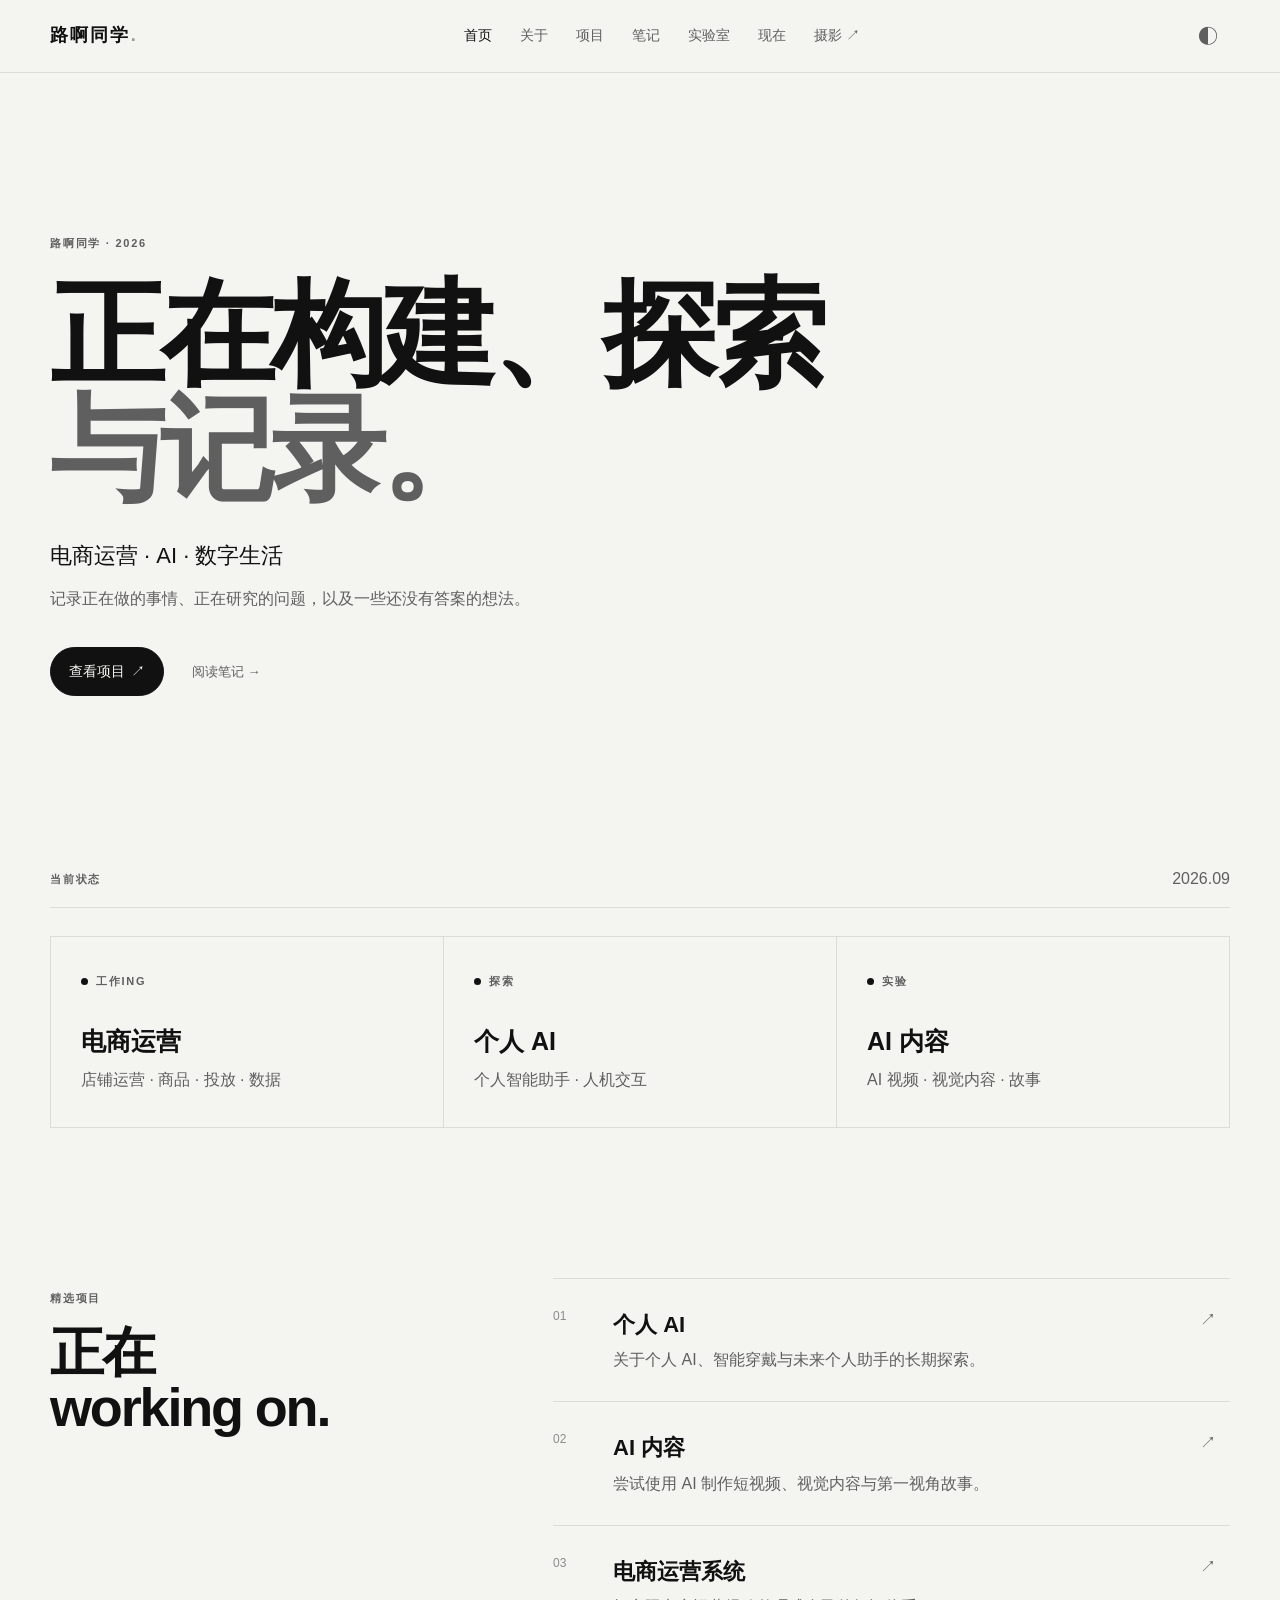
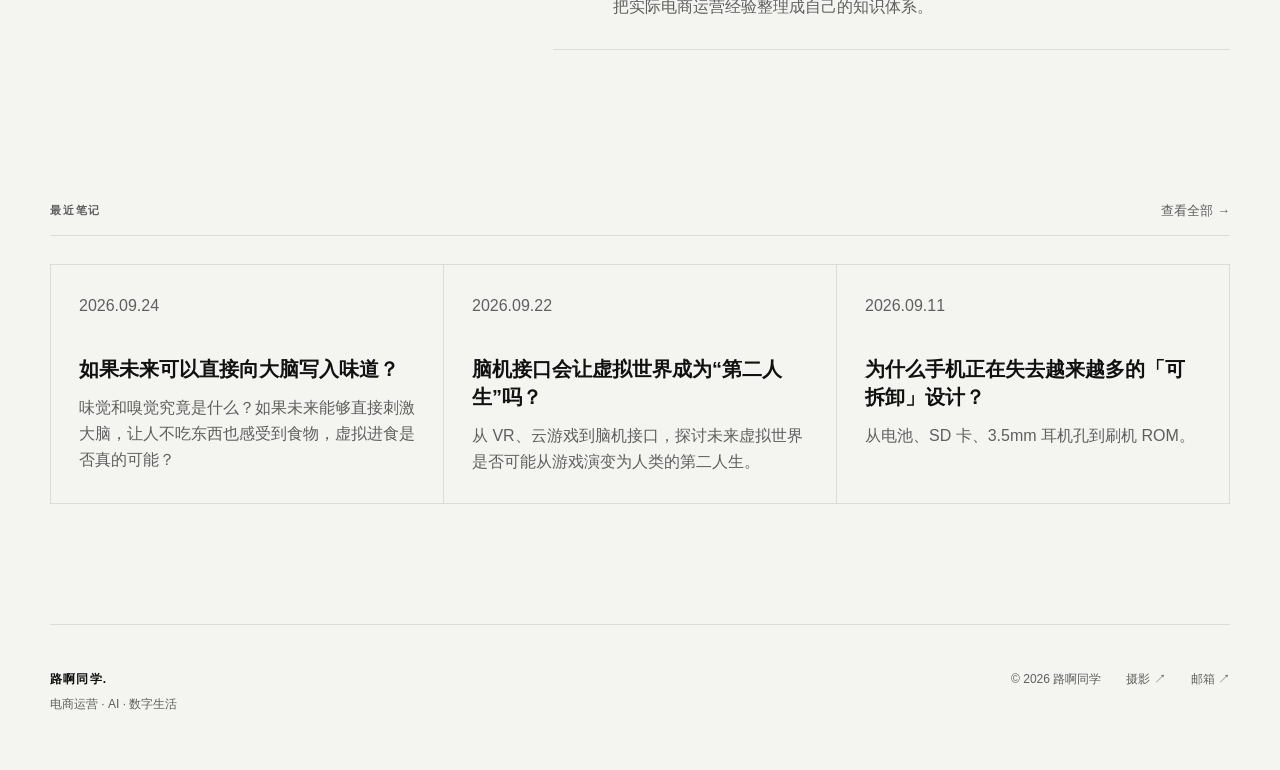
<file: index.html>
<!doctype html>
<html lang="zh-CN">
<head>
<meta charset="utf-8">
<meta name="viewport" content="width=device-width, initial-scale=1">
<meta name="description" content="路啊同学 的个人网站：电商运营、AI、数字生活与个人思考。">
<meta name="theme-color" content="#0a0a0a" media="(prefers-color-scheme: dark)">
<meta name="theme-color" content="#f4f4f1" media="(prefers-color-scheme: light)">
<title>路啊同学 · 电商运营 · AI · 数字生活</title>
<link rel="canonical" href="https://你的用户名.github.io/">
<link rel="icon" href="assets/favicon.svg" type="image/svg+xml">
<meta property="og:type" content="website">
<meta property="og:title" content="路啊同学 · 电商运营 · AI · 数字生活">
<meta property="og:description" content="记录正在做的事情、正在研究的问题，以及一些还没有答案的想法。">
<meta property="og:url" content="https://你的用户名.github.io/">
<meta property="og:image" content="https://你的用户名.github.io/assets/og-cover.jpg">
<meta name="twitter:card" content="summary_large_image">
<link rel="stylesheet" href="css/style.css">
<script>(function(){try{var t=localStorage.getItem("theme");var l=t==="light"||(!t&&window.matchMedia("(prefers-color-scheme: light)").matches);if(l)document.documentElement.classList.add("light");document.documentElement.style.colorScheme=l?"light":"dark";}catch(e){}})();</script>
</head>
<body>
<a class="skip-link" href="#main">跳到主要内容</a>

<header class="nav-wrap">
  <nav class="nav container" aria-label="主导航">
    <a class="brand" href="index.html">路啊同学<span aria-hidden="true">.</span></a>
    <button class="menu-btn" type="button" aria-label="打开菜单" aria-expanded="false" aria-controls="site-nav">☰</button>
    <div class="nav-links" id="site-nav">
      <a href="index.html" aria-current="page">首页</a>
      <a href="about.html">关于</a>
      <a href="projects.html">项目</a>
      <a href="notes.html">笔记</a>
      <a href="lab.html">实验室</a>
      <a href="now.html">现在</a>
      <a href="https://www.raul8.cn" target="_blank" rel="noopener">摄影 ↗</a>      
    </div>
    <button class="theme-btn" type="button" aria-label="切换主题" aria-pressed="false">◐</button>
  </nav>
</header>

<main id="main">
  <section class="hero container">
    <p class="eyebrow">路啊同学 · 2026</p>
    <h1>正在构建、探索<br><em>与记录。</em></h1>
    <p class="hero-copy">电商运营 · AI · 数字生活</p>
    <p class="hero-desc">记录正在做的事情、正在研究的问题，以及一些还没有答案的想法。</p>
    <div class="actions">
      <a class="btn primary" href="projects.html">查看项目 <span aria-hidden="true">↗</span></a>
      <a class="text-link" href="notes.html">阅读笔记 →</a>
    </div>
  </section>

  <section class="status-section container">
    <div class="section-head">
      <span class="eyebrow">当前状态</span>
      <span class="muted">2026.09</span>
    </div>
    <div class="status-grid">
      <article class="status-card">
        <span class="status-dot" aria-hidden="true"></span><span class="tag">工作ING</span>
        <h3>电商运营</h3>
        <p>店铺运营 · 商品 · 投放 · 数据</p>
      </article>
      <article class="status-card">
        <span class="status-dot" aria-hidden="true"></span><span class="tag">探索</span>
        <h3>个人 AI</h3>
        <p>个人智能助手 · 人机交互</p>
      </article>
      <article class="status-card">
        <span class="status-dot" aria-hidden="true"></span><span class="tag">实验</span>
        <h3>AI 内容</h3>
        <p>AI 视频 · 视觉内容 · 故事</p>
      </article>
    </div>
  </section>

  <section class="container split-section">
    <div>
      <p class="eyebrow">精选项目</p>
      <h2>正在<br>working on.</h2>
    </div>
    <div class="project-list">
      <a class="project-row" href="projects.html#personal-ai">
        <span>01</span>
        <div><h3>个人 AI</h3><p>关于个人 AI、智能穿戴与未来个人助手的长期探索。</p></div>
        <b aria-hidden="true">↗</b>
      </a>
      <a class="project-row" href="projects.html#ai-content">
        <span>02</span>
        <div><h3>AI 内容</h3><p>尝试使用 AI 制作短视频、视觉内容与第一视角故事。</p></div>
        <b aria-hidden="true">↗</b>
      </a>
      <a class="project-row" href="projects.html#ecommerce">
        <span>03</span>
        <div><h3>电商运营系统</h3><p>把实际电商运营经验整理成自己的知识体系。</p></div>
        <b aria-hidden="true">↗</b>
      </a>
    </div>
  </section>

  <section class="container notes-preview">
    <div class="section-head">
      <span class="eyebrow">最近笔记</span>
      <a href="notes.html">查看全部 →</a>
    </div>
    <div class="notes-grid" id="notes-preview">
      <div class="empty-note">正在加载…</div>
    </div>
  </section>
</main>

<footer class="footer container">
  <div>
    <strong>路啊同学.</strong>
    <p>电商运营 · AI · 数字生活</p>
  </div>
  <div class="footer-right">
    <span>© 2026 路啊同学</span>
    <a href="https://www.raul8.cn" target="_blank" rel="noopener">摄影 ↗</a>  
    <a href="mailto:1183855213@qq.com">邮箱 ↗</a>
  </div>
</footer>

<script src="js/notes.js"></script>
<script src="js/main.js"></script>
</body>
</html>
</file>
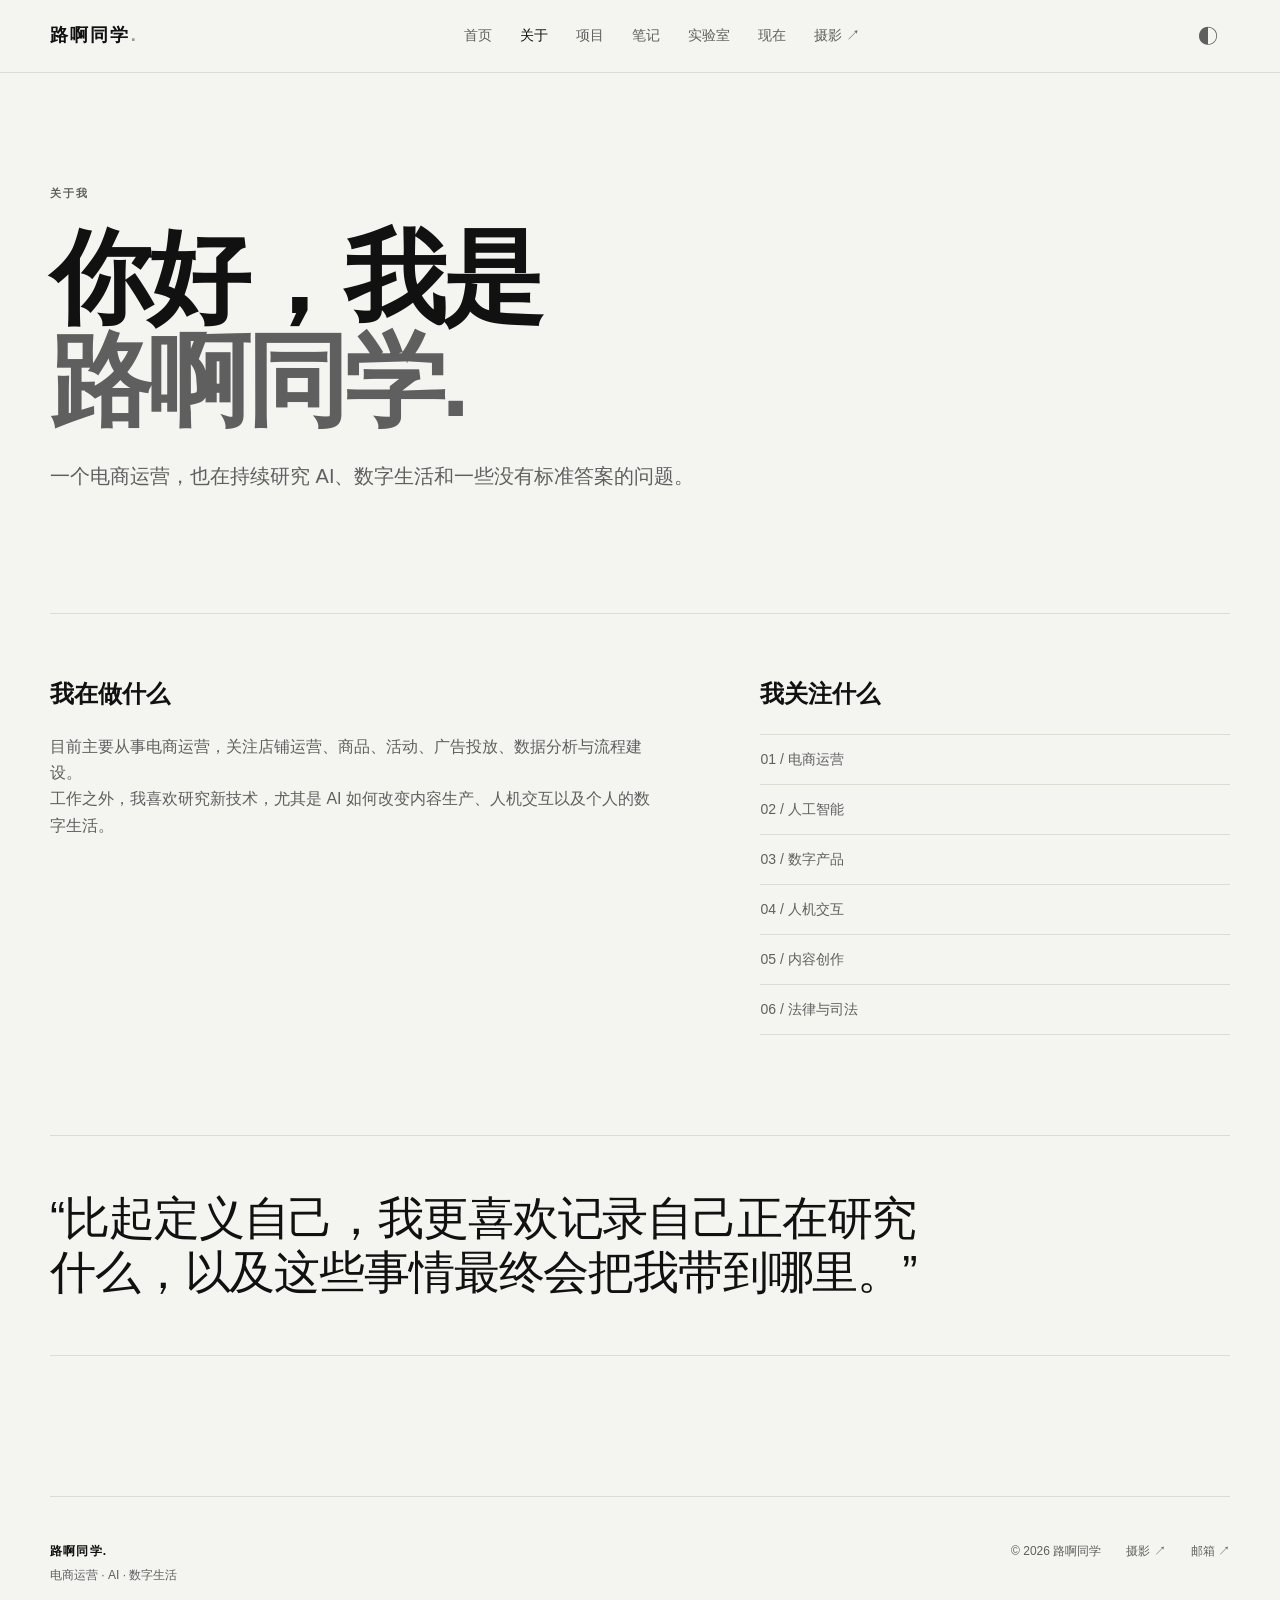
<file: about.html>
<!doctype html>
<html lang="zh-CN">
<head>
<meta charset="utf-8">
<meta name="viewport" content="width=device-width, initial-scale=1">
<meta name="description" content="关于 路啊同学：电商运营、AI、数字产品与个人思考。">
<meta name="theme-color" content="#0a0a0a" media="(prefers-color-scheme: dark)">
<meta name="theme-color" content="#f4f4f1" media="(prefers-color-scheme: light)">
<title>About · 路啊同学</title>
<link rel="canonical" href="https://你的用户名.github.io/about.html">
<link rel="icon" href="assets/favicon.svg" type="image/svg+xml">
<meta property="og:type" content="website">
<meta property="og:title" content="About · 路啊同学">
<meta property="og:description" content="一个电商运营，也在持续研究 AI、数字生活和一些没有标准答案的问题。">
<meta property="og:url" content="https://你的用户名.github.io/about.html">
<meta property="og:image" content="https://你的用户名.github.io/assets/og-cover.jpg">
<meta name="twitter:card" content="summary_large_image">
<link rel="stylesheet" href="css/style.css">
<script>(function(){try{var t=localStorage.getItem("theme");var l=t==="light"||(!t&&window.matchMedia("(prefers-color-scheme: light)").matches);if(l)document.documentElement.classList.add("light");document.documentElement.style.colorScheme=l?"light":"dark";}catch(e){}})();</script>
</head>
<body>
<a class="skip-link" href="#main">跳到主要内容</a>

<header class="nav-wrap">
  <nav class="nav container" aria-label="主导航">
    <a class="brand" href="index.html">路啊同学<span aria-hidden="true">.</span></a>
    <button class="menu-btn" type="button" aria-label="打开菜单" aria-expanded="false" aria-controls="site-nav">☰</button>
    <div class="nav-links" id="site-nav">
      <a href="index.html">首页</a>
      <a href="about.html" aria-current="page">关于</a>
      <a href="projects.html">项目</a>
      <a href="notes.html">笔记</a>
      <a href="lab.html">实验室</a>
      <a href="now.html">现在</a>
      <a href="https://www.raul8.cn" target="_blank" rel="noopener">摄影 ↗</a>
    </div>
    <button class="theme-btn" type="button" aria-label="切换主题" aria-pressed="false">◐</button>
  </nav>
</header>

<main id="main" class="page container">
  <div class="page-intro">
    <p class="eyebrow">关于我</p>
    <h1>你好，我是<br><em>路啊同学.</em></h1>
    <p class="lead">一个电商运营，也在持续研究 AI、数字生活和一些没有标准答案的问题。</p>
  </div>

  <div class="content-grid">
    <article>
      <h2>我在做什么</h2>
      <p>目前主要从事电商运营，关注店铺运营、商品、活动、广告投放、数据分析与流程建设。</p>
      <p>工作之外，我喜欢研究新技术，尤其是 AI 如何改变内容生产、人机交互以及个人的数字生活。</p>
    </article>
    <article>
      <h2>我关注什么</h2>
      <ul class="clean-list">
        <li>01 / 电商运营</li>
        <li>02 / 人工智能</li>
        <li>03 / 数字产品</li>
        <li>04 / 人机交互</li>
        <li>05 / 内容创作</li>
        <li>06 / 法律与司法</li>
      </ul>
    </article>
  </div>

  <section class="quote">
    <p>“比起定义自己，我更喜欢记录自己正在研究什么，以及这些事情最终会把我带到哪里。”</p>
  </section>
</main>

<footer class="footer container">
  <div>
    <strong>路啊同学.</strong>
    <p>电商运营 · AI · 数字生活</p>
  </div>
  <div class="footer-right">
    <span>© 2026 路啊同学</span>
    <a href="https://www.raul8.cn" target="_blank" rel="noopener">摄影 ↗</a>
    <a href="mailto:1183855213@qq.com">邮箱 ↗</a>
  </div>
</footer>

<script src="js/main.js"></script>
</body>
</html>
</file>
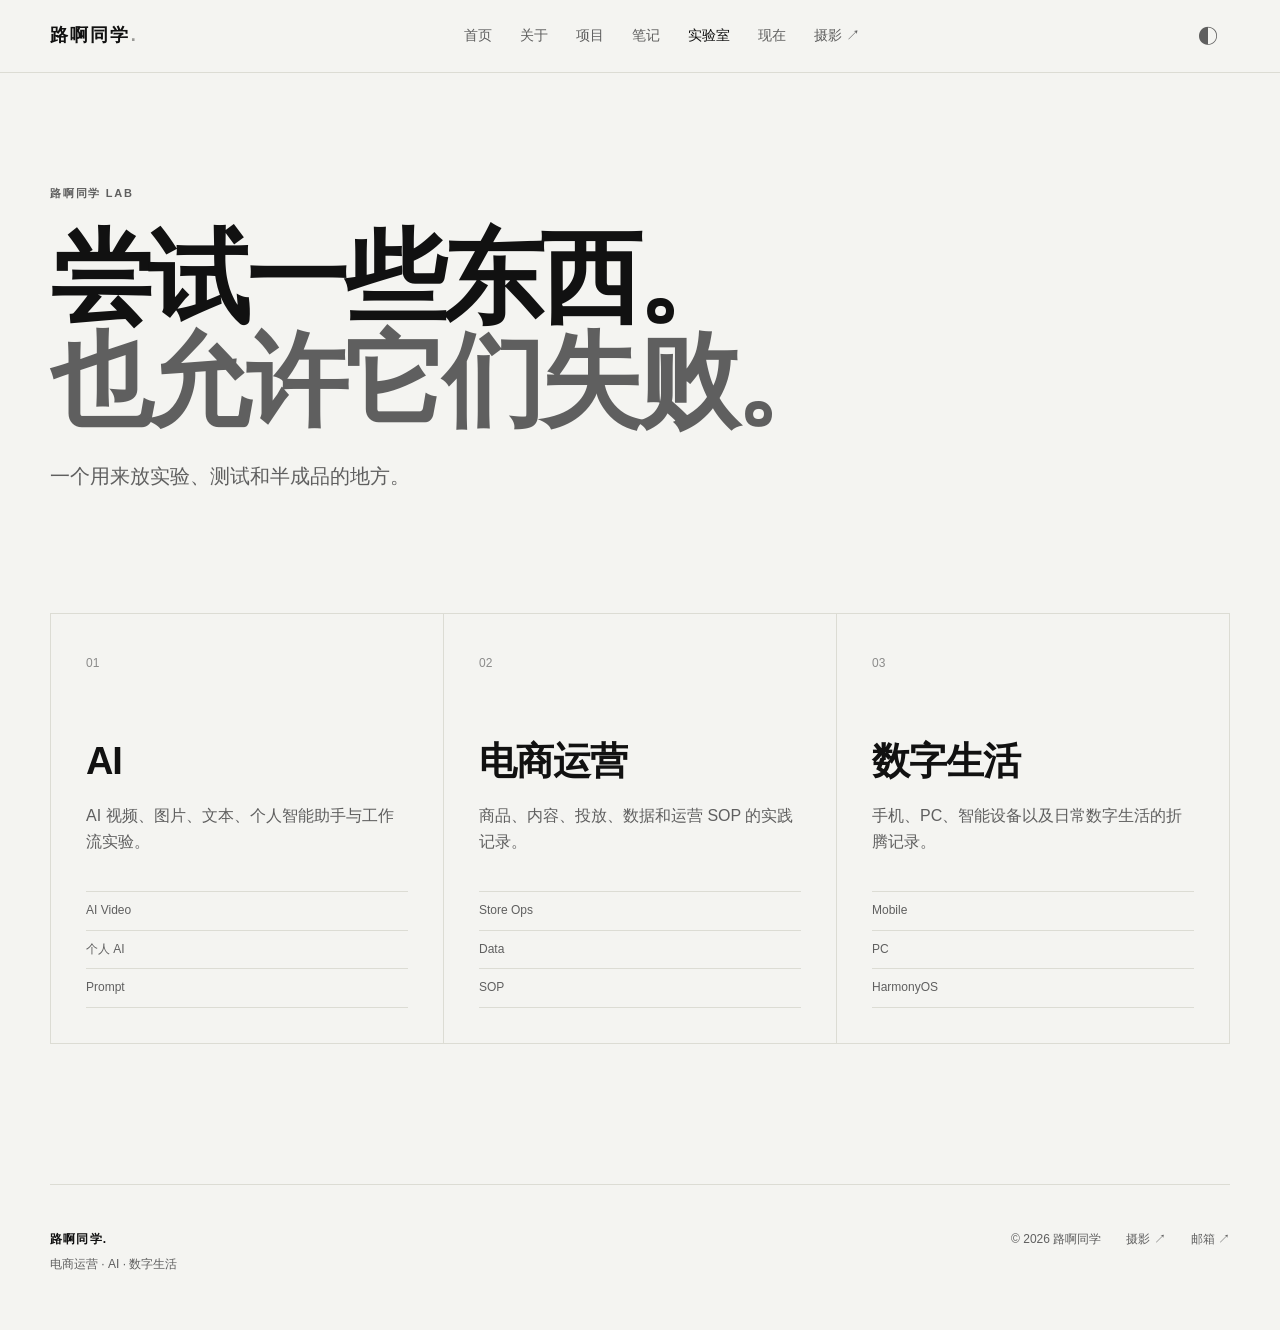
<file: lab.html>
<!doctype html>
<html lang="zh-CN">
<head>
<meta charset="utf-8">
<meta name="viewport" content="width=device-width, initial-scale=1">
<meta name="description" content="路啊同学 LAB：AI、电商运营、数字生活的实验记录。">
<meta name="theme-color" content="#0a0a0a" media="(prefers-color-scheme: dark)">
<meta name="theme-color" content="#f4f4f1" media="(prefers-color-scheme: light)">
<title>实验室 · 路啊同学</title>
<link rel="canonical" href="https://你的用户名.github.io/lab.html">
<link rel="icon" href="assets/favicon.svg" type="image/svg+xml">
<meta property="og:type" content="website">
<meta property="og:title" content="实验室 · 路啊同学">
<meta property="og:description" content="一个用来放实验、测试和半成品的地方。">
<meta property="og:url" content="https://你的用户名.github.io/lab.html">
<meta property="og:image" content="https://你的用户名.github.io/assets/og-cover.jpg">
<meta name="twitter:card" content="summary_large_image">
<link rel="stylesheet" href="css/style.css">
<script>(function(){try{var t=localStorage.getItem("theme");var l=t==="light"||(!t&&window.matchMedia("(prefers-color-scheme: light)").matches);if(l)document.documentElement.classList.add("light");document.documentElement.style.colorScheme=l?"light":"dark";}catch(e){}})();</script>
</head>
<body>
<a class="skip-link" href="#main">跳到主要内容</a>

<header class="nav-wrap">
  <nav class="nav container" aria-label="主导航">
    <a class="brand" href="index.html">路啊同学<span aria-hidden="true">.</span></a>
    <button class="menu-btn" type="button" aria-label="打开菜单" aria-expanded="false" aria-controls="site-nav">☰</button>
    <div class="nav-links" id="site-nav">
      <a href="index.html">首页</a>
      <a href="about.html">关于</a>
      <a href="projects.html">项目</a>
      <a href="notes.html">笔记</a>
      <a href="lab.html" aria-current="page">实验室</a>
      <a href="now.html">现在</a>
      <a href="https://www.raul8.cn" target="_blank" rel="noopener">摄影 ↗</a>
    </div>
    <button class="theme-btn" type="button" aria-label="切换主题" aria-pressed="false">◐</button>
  </nav>
</header>

<main id="main" class="page container">
  <div class="page-intro">
    <p class="eyebrow">路啊同学 LAB</p>
    <h1>尝试一些东西。<br><em>也允许它们失败。</em></h1>
    <p class="lead">一个用来放实验、测试和半成品的地方。</p>
  </div>

  <div class="lab-grid">
    <div class="lab-card">
      <span>01</span>
      <h2>AI</h2>
      <p>AI 视频、图片、文本、个人智能助手与工作流实验。</p>
      <div class="lab-lines">
        <b>AI Video</b><b>个人 AI</b><b>Prompt</b>
      </div>
    </div>
    <div class="lab-card">
      <span>02</span>
      <h2>电商运营</h2>
      <p>商品、内容、投放、数据和运营 SOP 的实践记录。</p>
      <div class="lab-lines">
        <b>Store Ops</b><b>Data</b><b>SOP</b>
      </div>
    </div>
    <div class="lab-card">
      <span>03</span>
      <h2>数字生活</h2>
      <p>手机、PC、智能设备以及日常数字生活的折腾记录。</p>
      <div class="lab-lines">
        <b>Mobile</b><b>PC</b><b>HarmonyOS</b>
      </div>
    </div>
  </div>
</main>

<footer class="footer container">
  <div>
    <strong>路啊同学.</strong>
    <p>电商运营 · AI · 数字生活</p>
  </div>
  <div class="footer-right">
    <span>© 2026 路啊同学</span>
    <a href="https://www.raul8.cn" target="_blank" rel="noopener">摄影 ↗</a>
    <a href="mailto:1183855213@qq.com">邮箱 ↗</a>
  </div>
</footer>

<script src="js/main.js"></script>
</body>
</html>
</file>
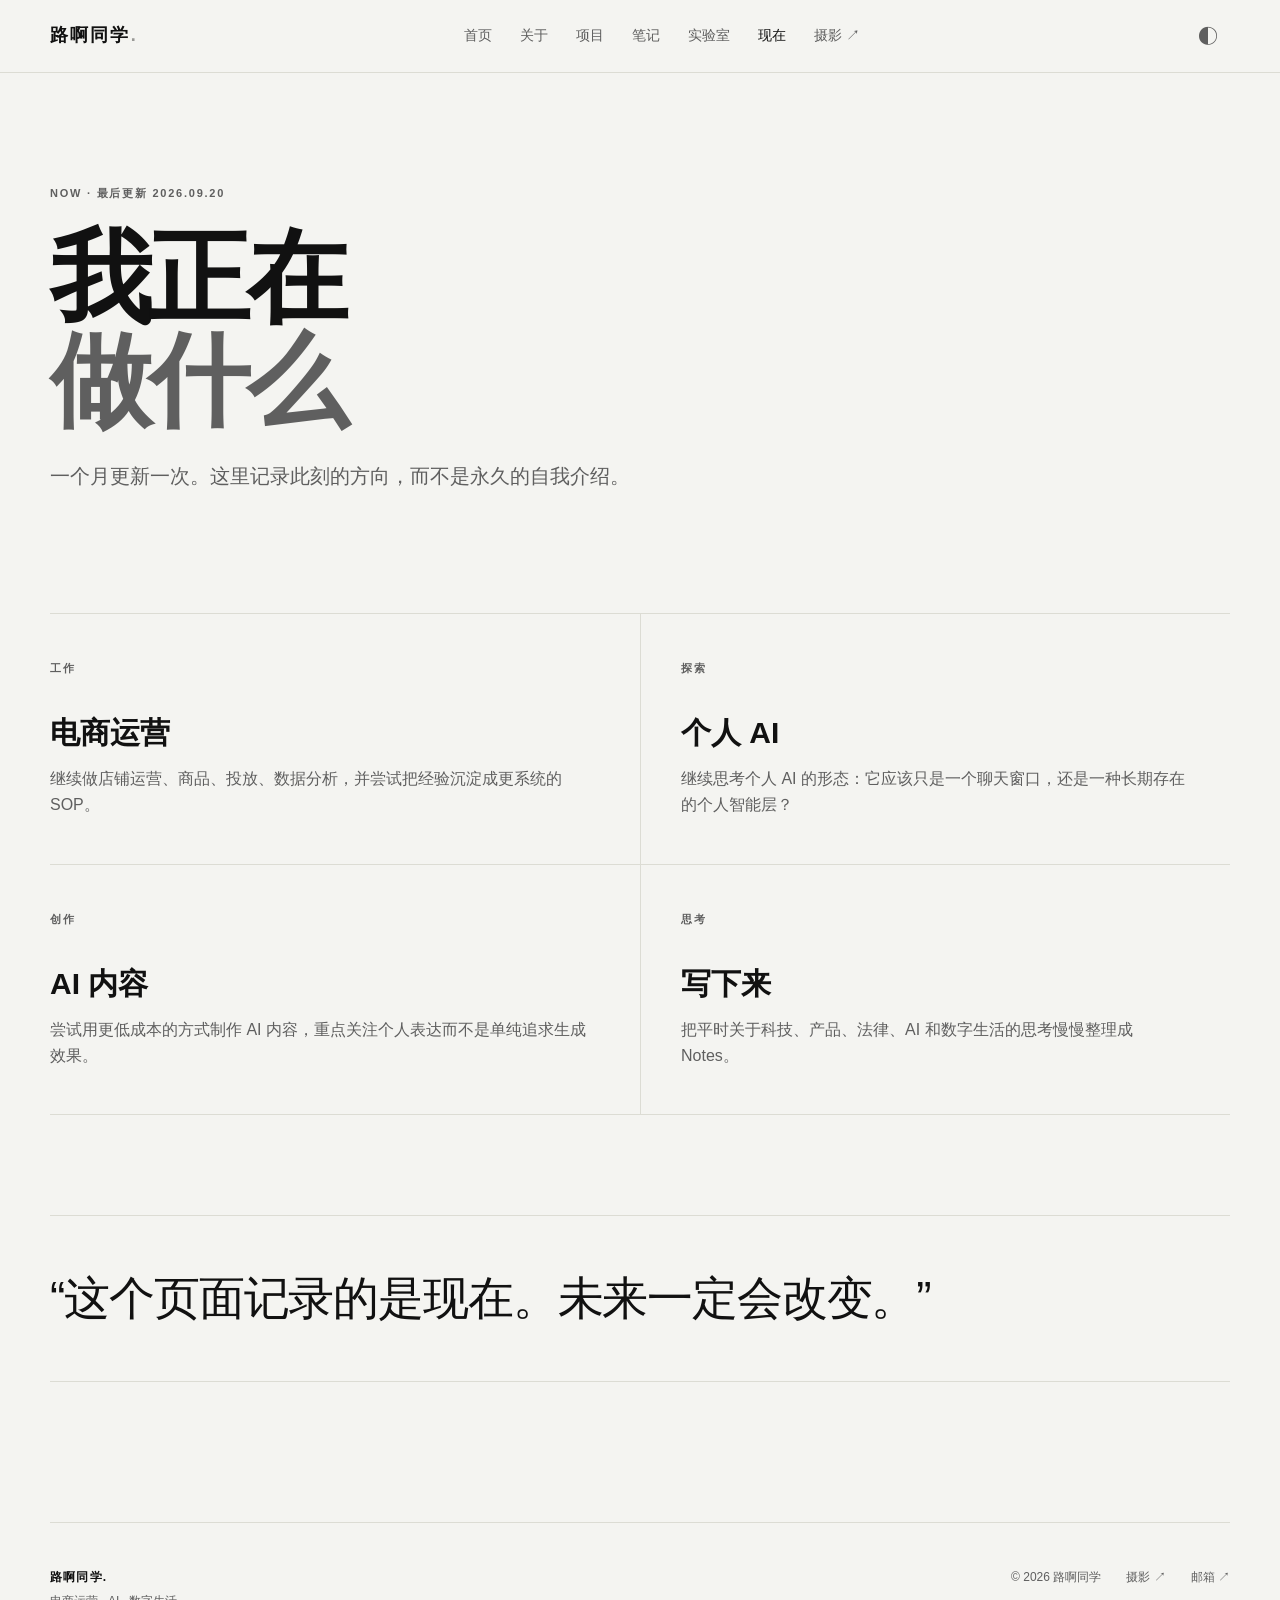
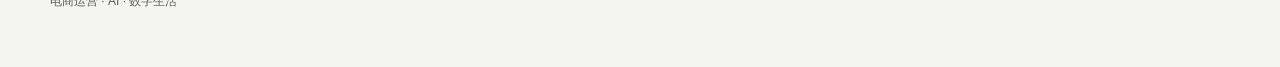
<file: now.html>
<!doctype html>
<html lang="zh-CN">
<head>
<meta charset="utf-8">
<meta name="viewport" content="width=device-width, initial-scale=1">
<meta name="description" content="路啊同学 现在正在做什么：工作、探索、创作与思考。">
<meta name="theme-color" content="#0a0a0a" media="(prefers-color-scheme: dark)">
<meta name="theme-color" content="#f4f4f1" media="(prefers-color-scheme: light)">
<title>Now · 路啊同学</title>
<link rel="canonical" href="https://你的用户名.github.io/now.html">
<link rel="icon" href="assets/favicon.svg" type="image/svg+xml">
<meta property="og:type" content="website">
<meta property="og:title" content="Now · 路啊同学">
<meta property="og:description" content="一个月更新一次。这里记录此刻的方向，而不是永久的自我介绍。">
<meta property="og:url" content="https://你的用户名.github.io/now.html">
<meta property="og:image" content="https://你的用户名.github.io/assets/og-cover.jpg">
<meta name="twitter:card" content="summary_large_image">
<link rel="stylesheet" href="css/style.css">
<script>(function(){try{var t=localStorage.getItem("theme");var l=t==="light"||(!t&&window.matchMedia("(prefers-color-scheme: light)").matches);if(l)document.documentElement.classList.add("light");document.documentElement.style.colorScheme=l?"light":"dark";}catch(e){}})();</script>
</head>
<body>
<a class="skip-link" href="#main">跳到主要内容</a>

<header class="nav-wrap">
  <nav class="nav container" aria-label="主导航">
    <a class="brand" href="index.html">路啊同学<span aria-hidden="true">.</span></a>
    <button class="menu-btn" type="button" aria-label="打开菜单" aria-expanded="false" aria-controls="site-nav">☰</button>
    <div class="nav-links" id="site-nav">
      <a href="index.html">首页</a>
      <a href="about.html">关于</a>
      <a href="projects.html">项目</a>
      <a href="notes.html">笔记</a>
      <a href="lab.html">实验室</a>
      <a href="now.html" aria-current="page">现在</a>
      <a href="https://www.raul8.cn" target="_blank" rel="noopener">摄影 ↗</a>
    </div>
    <button class="theme-btn" type="button" aria-label="切换主题" aria-pressed="false">◐</button>
  </nav>
</header>

<main id="main" class="page container">
  <div class="page-intro">
    <p class="eyebrow">NOW · 最后更新 2026.09.20</p>
    <h1>我正在<br><em>做什么</em></h1>
    <p class="lead">一个月更新一次。这里记录此刻的方向，而不是永久的自我介绍。</p>
  </div>

  <div class="now-grid">
    <section>
      <span class="tag">工作</span>
      <h2>电商运营</h2>
      <p>继续做店铺运营、商品、投放、数据分析，并尝试把经验沉淀成更系统的 SOP。</p>
    </section>
    <section>
      <span class="tag">探索</span>
      <h2>个人 AI</h2>
      <p>继续思考个人 AI 的形态：它应该只是一个聊天窗口，还是一种长期存在的个人智能层？</p>
    </section>
    <section>
      <span class="tag">创作</span>
      <h2>AI 内容</h2>
      <p>尝试用更低成本的方式制作 AI 内容，重点关注个人表达而不是单纯追求生成效果。</p>
    </section>
    <section>
      <span class="tag">思考</span>
      <h2>写下来</h2>
      <p>把平时关于科技、产品、法律、AI 和数字生活的思考慢慢整理成 Notes。</p>
    </section>
  </div>

  <section class="quote">
    <p>“这个页面记录的是现在。未来一定会改变。”</p>
  </section>
</main>

<footer class="footer container">
  <div>
    <strong>路啊同学.</strong>
    <p>电商运营 · AI · 数字生活</p>
  </div>
  <div class="footer-right">
    <span>© 2026 路啊同学</span>
    <a href="https://www.raul8.cn" target="_blank" rel="noopener">摄影 ↗</a>
    <a href="mailto:1183855213@qq.com">邮箱 ↗</a>
  </div>
</footer>

<script src="js/main.js"></script>
</body>
</html>
</file>
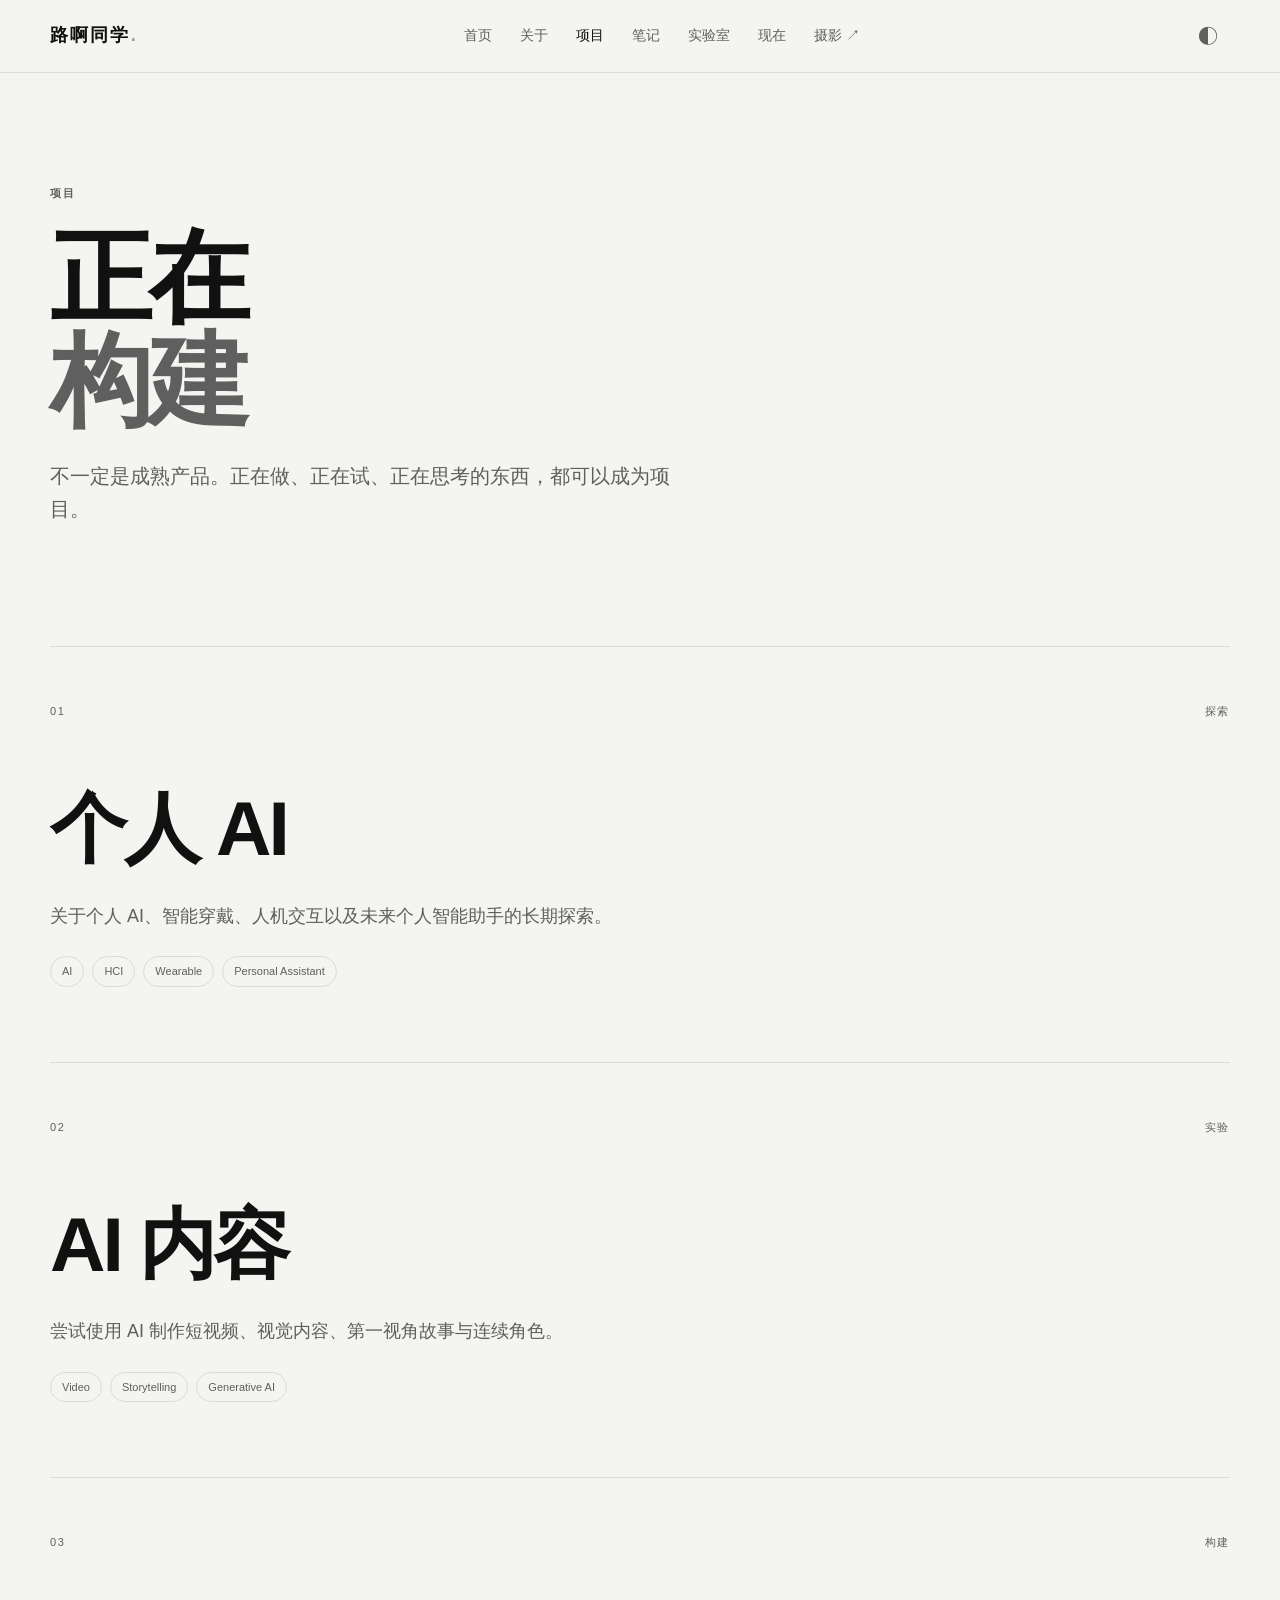
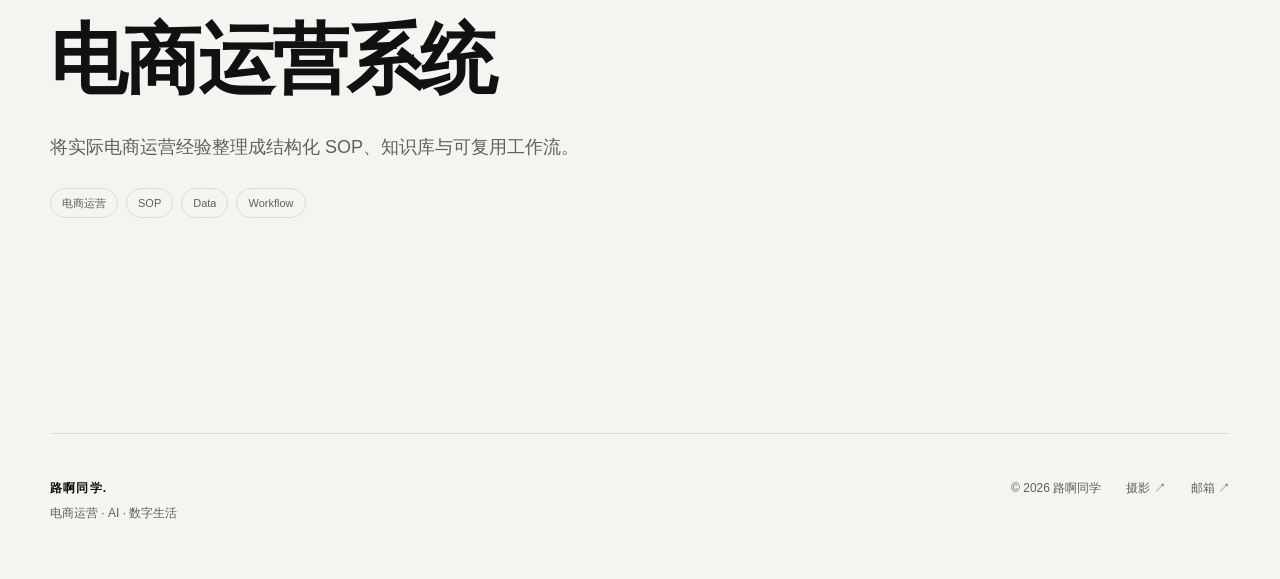
<file: projects.html>
<!doctype html>
<html lang="zh-CN">
<head>
<meta charset="utf-8">
<meta name="viewport" content="width=device-width, initial-scale=1">
<meta name="description" content="路啊同学 的项目：个人 AI、AI 内容、电商运营系统。">
<meta name="theme-color" content="#0a0a0a" media="(prefers-color-scheme: dark)">
<meta name="theme-color" content="#f4f4f1" media="(prefers-color-scheme: light)">
<title>Projects · 路啊同学</title>
<link rel="canonical" href="https://你的用户名.github.io/projects.html">
<link rel="icon" href="assets/favicon.svg" type="image/svg+xml">
<meta property="og:type" content="website">
<meta property="og:title" content="Projects · 路啊同学">
<meta property="og:description" content="不一定是成熟产品。正在做、正在试、正在思考的东西，都可以成为项目。">
<meta property="og:url" content="https://你的用户名.github.io/projects.html">
<meta property="og:image" content="https://你的用户名.github.io/assets/og-cover.jpg">
<meta name="twitter:card" content="summary_large_image">
<link rel="stylesheet" href="css/style.css">
<script>(function(){try{var t=localStorage.getItem("theme");var l=t==="light"||(!t&&window.matchMedia("(prefers-color-scheme: light)").matches);if(l)document.documentElement.classList.add("light");document.documentElement.style.colorScheme=l?"light":"dark";}catch(e){}})();</script>
</head>
<body>
<a class="skip-link" href="#main">跳到主要内容</a>

<header class="nav-wrap">
  <nav class="nav container" aria-label="主导航">
    <a class="brand" href="index.html">路啊同学<span aria-hidden="true">.</span></a>
    <button class="menu-btn" type="button" aria-label="打开菜单" aria-expanded="false" aria-controls="site-nav">☰</button>
    <div class="nav-links" id="site-nav">
      <a href="index.html">首页</a>
      <a href="about.html">关于</a>
      <a href="projects.html" aria-current="page">项目</a>
      <a href="notes.html">笔记</a>
      <a href="lab.html">实验室</a>
      <a href="now.html">现在</a>
      <a href="https://www.raul8.cn" target="_blank" rel="noopener">摄影 ↗</a>
    </div>
    <button class="theme-btn" type="button" aria-label="切换主题" aria-pressed="false">◐</button>
  </nav>
</header>

<main id="main" class="page container">
  <div class="page-intro">
    <p class="eyebrow">项目</p>
    <h1>正在<br><em>构建</em></h1>
    <p class="lead">不一定是成熟产品。正在做、正在试、正在思考的东西，都可以成为项目。</p>
  </div>

  <section class="big-project" id="personal-ai">
    <div class="project-meta"><span>01</span><span>探索</span></div>
    <h2>个人 AI</h2>
    <p>关于个人 AI、智能穿戴、人机交互以及未来个人智能助手的长期探索。</p>
    <div class="chips">
      <span>AI</span><span>HCI</span><span>Wearable</span><span>Personal Assistant</span>
    </div>
  </section>

  <section class="big-project" id="ai-content">
    <div class="project-meta"><span>02</span><span>实验</span></div>
    <h2>AI 内容</h2>
    <p>尝试使用 AI 制作短视频、视觉内容、第一视角故事与连续角色。</p>
    <div class="chips">
      <span>Video</span><span>Storytelling</span><span>Generative AI</span>
    </div>
  </section>

  <section class="big-project" id="ecommerce">
    <div class="project-meta"><span>03</span><span>构建</span></div>
    <h2>电商运营系统</h2>
    <p>将实际电商运营经验整理成结构化 SOP、知识库与可复用工作流。</p>
    <div class="chips">
      <span>电商运营</span><span>SOP</span><span>Data</span><span>Workflow</span>
    </div>
  </section>
</main>

<footer class="footer container">
  <div>
    <strong>路啊同学.</strong>
    <p>电商运营 · AI · 数字生活</p>
  </div>
  <div class="footer-right">
    <span>© 2026 路啊同学</span>
    <a href="https://www.raul8.cn" target="_blank" rel="noopener">摄影 ↗</a>
    <a href="mailto:1183855213@qq.com">邮箱 ↗</a>
  </div>
</footer>

<script src="js/main.js"></script>
</body>
</html>
</file>
<file: css/style.css>
/* =========================================================
   路啊同学 · 个人网站样式
   Version: 1.3 · 2026.09
   ========================================================= */

:root{
  --bg:#0a0a0a;
  --surface:#111111;
  --surface2:#171717;
  --text:#f3f3f0;
  --muted:#9a9a9a;
  --line:#262626;
  --accent:#ffffff;
  --focus:#7aa2ff;
  --nav-bg:rgba(10,10,10,.82);
  --max:1180px;
  --ease:.22s ease;
  color-scheme:dark;
}

:root.light{
  --bg:#f4f4f1;
  --surface:#ffffff;
  --surface2:#ecece6;
  --text:#111111;
  --muted:#5f5f5f;
  --line:#dcdcd4;
  --accent:#111111;
  --focus:#1a5ed9;
  --nav-bg:rgba(244,244,241,.88);
  color-scheme:light;
}

*,*::before,*::after{box-sizing:border-box}

html{
  scroll-behavior:smooth;
  -webkit-text-size-adjust:100%;
}

body{
  margin:0;
  background:var(--bg);
  color:var(--text);
  font-family:Inter,-apple-system,BlinkMacSystemFont,"Segoe UI","PingFang SC","Hiragino Sans GB","Microsoft YaHei",sans-serif;
  font-size:16px;
  line-height:1.65;
  -webkit-font-smoothing:antialiased;
  -moz-osx-font-smoothing:grayscale;
  text-rendering:optimizeLegibility;
}

a{color:inherit;text-decoration:none}
img,svg,video{display:block;max-width:100%;height:auto}
button{font:inherit;color:inherit}
::selection{background:var(--text);color:var(--bg)}

.skip-link{
  position:absolute;
  top:-64px;
  left:16px;
  z-index:999;
  padding:10px 16px;
  border-radius:8px;
  background:var(--text);
  color:var(--bg);
  font-size:14px;
  font-weight:600;
  transition:top var(--ease);
}
.skip-link:focus{top:16px}

:focus-visible{
  outline:2px solid var(--focus);
  outline-offset:3px;
  border-radius:4px;
}

@media (prefers-reduced-motion:reduce){
  html{scroll-behavior:auto}
  *,*::before,*::after{
    animation-duration:.01ms !important;
    animation-iteration-count:1 !important;
    transition-duration:.01ms !important;
  }
}

.container{
  width:min(calc(100% - 48px),var(--max));
  margin-inline:auto;
}

.muted{color:var(--muted)}

.nav-wrap{
  position:sticky;
  top:0;
  z-index:20;
  background:var(--nav-bg);
  backdrop-filter:blur(16px);
  -webkit-backdrop-filter:blur(16px);
  border-bottom:1px solid var(--line);
}

.nav{
  display:flex;
  align-items:center;
  justify-content:space-between;
  gap:16px;
  height:72px;
}

.brand{
  font-size:18px;
  font-weight:800;
  letter-spacing:.12em;
}
.brand span{opacity:.4}

.nav-links{
  display:flex;
  gap:28px;
  font-size:14px;
  color:var(--muted);
}
.nav-links a{transition:color var(--ease)}
.nav-links a:hover,
.nav-links a.active,
.nav-links a[aria-current="page"]{color:var(--text)}

.theme-btn,
.menu-btn{
  display:inline-flex;
  align-items:center;
  justify-content:center;
  width:44px;
  height:44px;
  padding:0;
  background:none;
  border:0;
  border-radius:50%;
  color:var(--muted);
  font-size:20px;
  line-height:1;
  cursor:pointer;
  transition:color var(--ease),background var(--ease);
}
.theme-btn:hover,
.menu-btn:hover{
  color:var(--text);
  background:var(--surface2);
}

.menu-btn{display:none}

.hero{padding:150px 0 170px}

.eyebrow,.tag{
  font-size:11px;
  letter-spacing:.16em;
  color:var(--muted);
  font-weight:700;
}

.hero h1,
.page-intro h1{
  font-size:clamp(54px,9vw,116px);
  line-height:1;
  letter-spacing:-.04em;
  margin:25px 0 30px;
  font-weight:700;
}
.hero h1 em,
.page-intro h1 em{
  font-style:normal;
  color:var(--muted);
}

.hero-copy{
  font-size:22px;
  margin:0 0 12px;
}

.hero-desc{
  color:var(--muted);
  max-width:550px;
  margin:0;
}

.actions{
  display:flex;
  align-items:center;
  flex-wrap:wrap;
  gap:28px;
  margin-top:35px;
}

.btn{
  display:inline-flex;
  align-items:center;
  gap:6px;
  padding:12px 18px;
  border:1px solid var(--line);
  border-radius:100px;
  font-size:14px;
  transition:background var(--ease),color var(--ease),border-color var(--ease),opacity var(--ease);
}
.btn:hover{border-color:var(--muted)}

.btn.primary{
  background:var(--text);
  color:var(--bg);
  border-color:var(--text);
}
.btn.primary:hover{opacity:.86}

.text-link,
.section-head a{
  font-size:13px;
  color:var(--muted);
  transition:color var(--ease);
}
.text-link:hover,
.section-head a:hover{color:var(--text)}

.section-head{
  display:flex;
  justify-content:space-between;
  align-items:center;
  gap:16px;
  border-bottom:1px solid var(--line);
  padding-bottom:14px;
}

.status-section{padding-bottom:150px}

.status-grid{
  display:grid;
  grid-template-columns:repeat(3,1fr);
  gap:1px;
  background:var(--line);
  border:1px solid var(--line);
  margin-top:28px;
}

.status-card{
  background:var(--bg);
  padding:30px;
  min-height:190px;
}

.status-dot{
  display:inline-block;
  width:7px;
  height:7px;
  border-radius:50%;
  background:var(--text);
  margin-right:8px;
}

.status-card h3{
  font-size:25px;
  margin:28px 0 5px;
}

.status-card p,
.project-row p,
.note-card p,
.big-project p,
.lab-card p,
.now-grid p,
.content-grid p{
  color:var(--muted);
  margin:0;
}

.split-section{
  display:grid;
  grid-template-columns:1fr 1.6fr;
  gap:80px;
  padding:0 0 150px;
}

.split-section h2{
  font-size:54px;
  line-height:1.02;
  letter-spacing:-.04em;
  margin:18px 0;
}

.project-list{border-top:1px solid var(--line)}

.project-row{
  display:grid;
  grid-template-columns:45px 1fr 30px;
  gap:15px;
  padding:28px 0;
  border-bottom:1px solid var(--line);
  align-items:start;
}

.project-row > span{
  color:var(--muted);
  opacity:.7;
  font-size:12px;
}

.project-row h3{
  font-size:22px;
  margin:0 0 4px;
}

.project-row b{
  font-weight:400;
  color:var(--muted);
  transition:transform var(--ease),color var(--ease);
}
.project-row:hover b{
  color:var(--text);
  transform:translate(2px,-2px);
}

.notes-preview{padding-bottom:120px}

.notes-grid{
  display:grid;
  grid-template-columns:repeat(3,1fr);
  gap:1px;
  background:var(--line);
  border:1px solid var(--line);
  margin-top:28px;
}

.note-card{
  background:var(--bg);
  padding:28px;
  min-height:230px;
  transition:background var(--ease);
}
.note-card:hover{background:var(--surface)}

.note-card h3{
  font-size:20px;
  line-height:1.4;
  margin:35px 0 12px;
}

.footer{
  display:flex;
  justify-content:space-between;
  gap:24px;
  border-top:1px solid var(--line);
  padding:45px 0 55px;
  color:var(--muted);
  font-size:12px;
}
.footer strong{
  color:var(--text);
  letter-spacing:.1em;
}
.footer p{margin:5px 0 0}

.footer-right{
  display:flex;
  gap:25px;
  align-items:flex-start;
}

.page{padding:100px 0 140px}

.page-intro{padding-bottom:100px}

.page-intro h1{
  font-size:clamp(54px,8vw,104px);
  margin-bottom:28px;
}

.lead{
  font-size:20px;
  color:var(--muted);
  max-width:650px;
}

.content-grid{
  display:grid;
  grid-template-columns:1.3fr 1fr;
  gap:100px;
  border-top:1px solid var(--line);
  padding-top:60px;
}
.content-grid h2{
  font-size:24px;
  margin:0 0 20px;
}

.clean-list{
  list-style:none;
  padding:0;
  margin:0;
  border-top:1px solid var(--line);
}
.clean-list li{
  padding:13px 0;
  border-bottom:1px solid var(--line);
  font-size:14px;
  color:var(--muted);
}

.quote{
  margin-top:100px;
  padding:55px 0;
  border-top:1px solid var(--line);
  border-bottom:1px solid var(--line);
}
.quote p{
  font-size:clamp(25px,4vw,46px);
  line-height:1.18;
  letter-spacing:-.025em;
  max-width:900px;
  margin:0;
}

.big-project{
  border-top:1px solid var(--line);
  padding:55px 0 75px;
}
.project-meta{
  display:flex;
  justify-content:space-between;
  color:var(--muted);
  font-size:11px;
  letter-spacing:.15em;
}
.big-project h2{
  font-size:clamp(40px,6vw,78px);
  letter-spacing:-.04em;
  margin:45px 0 10px;
}
.big-project p{
  max-width:650px;
  font-size:18px;
}
.chips{
  display:flex;
  flex-wrap:wrap;
  gap:8px;
  margin-top:25px;
}
.chips span{
  border:1px solid var(--line);
  border-radius:100px;
  padding:5px 11px;
  font-size:11px;
  color:var(--muted);
}

.note-list{border-top:1px solid var(--line)}

.note-item{
  display:grid;
  grid-template-columns:150px 1fr;
  gap:40px;
  padding:45px 0;
  border-bottom:1px solid var(--line);
}
.note-date{
  color:var(--muted);
  font-size:12px;
}
.note-item h2{
  font-size:clamp(25px,4vw,42px);
  line-height:1.18;
  letter-spacing:-.03em;
  margin:16px 0 10px;
}
.note-item h2 a{
  transition:color var(--ease);
}
.note-item h2 a:hover{
  color:var(--muted);
}
.note-item p{
  color:var(--muted);
  max-width:650px;
}
.empty-note{
  text-align:center;
  color:var(--muted);
  opacity:.6;
  padding:70px;
}

.article-head{
  padding-bottom:40px;
  border-bottom:1px solid var(--line);
  margin-bottom:50px;
}
.article-head .eyebrow{
  margin:0 0 12px;
}
.article-head h1{
  font-size:clamp(30px,5vw,52px);
  line-height:1.15;
  letter-spacing:-.03em;
  margin:16px 0 14px;
}
.article-head .tag{
  display:inline-block;
  margin-bottom:6px;
}
.article-head .lead{
  font-size:18px;
  color:var(--muted);
  margin:0;
}

.article-body{
  max-width:720px;
  font-size:17px;
  line-height:1.85;
  color:var(--text);
}
.article-body p{margin:0 0 1.4em}
.article-body h1{
  font-size:clamp(28px,4vw,40px);
  line-height:1.2;
  letter-spacing:-.02em;
  margin:1.6em 0 .6em;
}
.article-body h2{
  font-size:26px;
  line-height:1.3;
  letter-spacing:-.02em;
  margin:2.2em 0 .7em;
}
.article-body h3{
  font-size:20px;
  margin:1.8em 0 .6em;
}
.article-body ul,
.article-body ol{
  padding-left:1.4em;
  margin:0 0 1.4em;
  color:var(--muted);
}
.article-body li{margin:.35em 0}
.article-body a{
  color:var(--text);
  border-bottom:1px solid var(--muted);
  transition:border-color var(--ease);
}
.article-body a:hover{border-color:var(--text)}
.article-body blockquote{
  margin:1.6em 0;
  padding:.2em 0 .2em 1.2em;
  border-left:2px solid var(--line);
  color:var(--muted);
}
.article-body code{
  background:var(--surface2);
  border-radius:4px;
  padding:.15em .4em;
  font-size:.9em;
  font-family:ui-monospace,SFMono-Regular,Menlo,Consolas,monospace;
}
.article-body pre{
  background:var(--surface);
  border:1px solid var(--line);
  border-radius:8px;
  padding:16px;
  overflow-x:auto;
  margin:0 0 1.4em;
}
.article-body pre code{background:none;padding:0;border-radius:0}
.article-body img{border-radius:8px;margin:1em 0}
.article-body hr{border:0;border-top:1px solid var(--line);margin:2em 0}
.article-body strong{color:var(--text)}

.article-foot{
  margin-top:60px;
  padding-top:30px;
  border-top:1px solid var(--line);
}

.lab-grid{
  display:grid;
  grid-template-columns:repeat(3,1fr);
  gap:1px;
  background:var(--line);
  border:1px solid var(--line);
}
.lab-card{
  background:var(--bg);
  padding:35px;
  min-height:350px;
}
.lab-card > span{
  color:var(--muted);
  opacity:.7;
  font-size:12px;
}
.lab-card h2{
  font-size:38px;
  letter-spacing:-.03em;
  margin:55px 0 10px;
}
.lab-lines{
  margin-top:35px;
  border-top:1px solid var(--line);
}
.lab-lines b{
  display:block;
  font-size:12px;
  font-weight:400;
  color:var(--muted);
  padding:9px 0;
  border-bottom:1px solid var(--line);
}

.now-grid{
  display:grid;
  grid-template-columns:1fr 1fr;
  border-top:1px solid var(--line);
}
.now-grid section{
  padding:40px 40px 45px 0;
  border-bottom:1px solid var(--line);
}
.now-grid section:nth-child(even){
  padding-left:40px;
  border-left:1px solid var(--line);
}
.now-grid h2{
  font-size:30px;
  margin:28px 0 8px;
}

@media (max-width:760px){
  .container{width:min(calc(100% - 32px),var(--max))}

  .nav{height:62px}

  .nav-links{
    display:none;
    position:absolute;
    left:0;
    right:0;
    top:62px;
    flex-direction:column;
    gap:18px;
    padding:20px 16px;
    background:var(--bg);
    border-bottom:1px solid var(--line);
  }
  .nav-links.open{display:flex}

  .menu-btn{
    display:inline-flex;
    margin-left:auto;
  }

  .hero{padding:100px 0 110px}
  .hero h1,
  .page-intro h1{font-size:clamp(44px,15vw,76px)}

  .status-section,
  .split-section{padding-bottom:100px}

  .status-grid,
  .notes-grid,
  .lab-grid{grid-template-columns:1fr}

  .split-section,
  .content-grid{grid-template-columns:1fr;gap:45px}

  .split-section h2{font-size:43px}

  .project-row{grid-template-columns:30px 1fr 20px}

  .page{padding:70px 0 100px}
  .page-intro{padding-bottom:65px}

  .content-grid{gap:55px}

  .note-item{
    grid-template-columns:1fr;
    gap:10px;
    padding:35px 0;
  }

  .article-body{font-size:16px;line-height:1.8}
  .article-head{padding-bottom:30px;margin-bottom:35px}

  .footer{display:block}
  .footer-right{
    margin-top:25px;
    justify-content:space-between;
  }

  .now-grid{grid-template-columns:1fr}
  .now-grid section,
  .now-grid section:nth-child(even){
    padding:35px 0;
    border-left:0;
  }

  .hero-desc{font-size:14px}
  .lead{font-size:17px}
  .big-project{padding:40px 0 60px}
}
</file>
